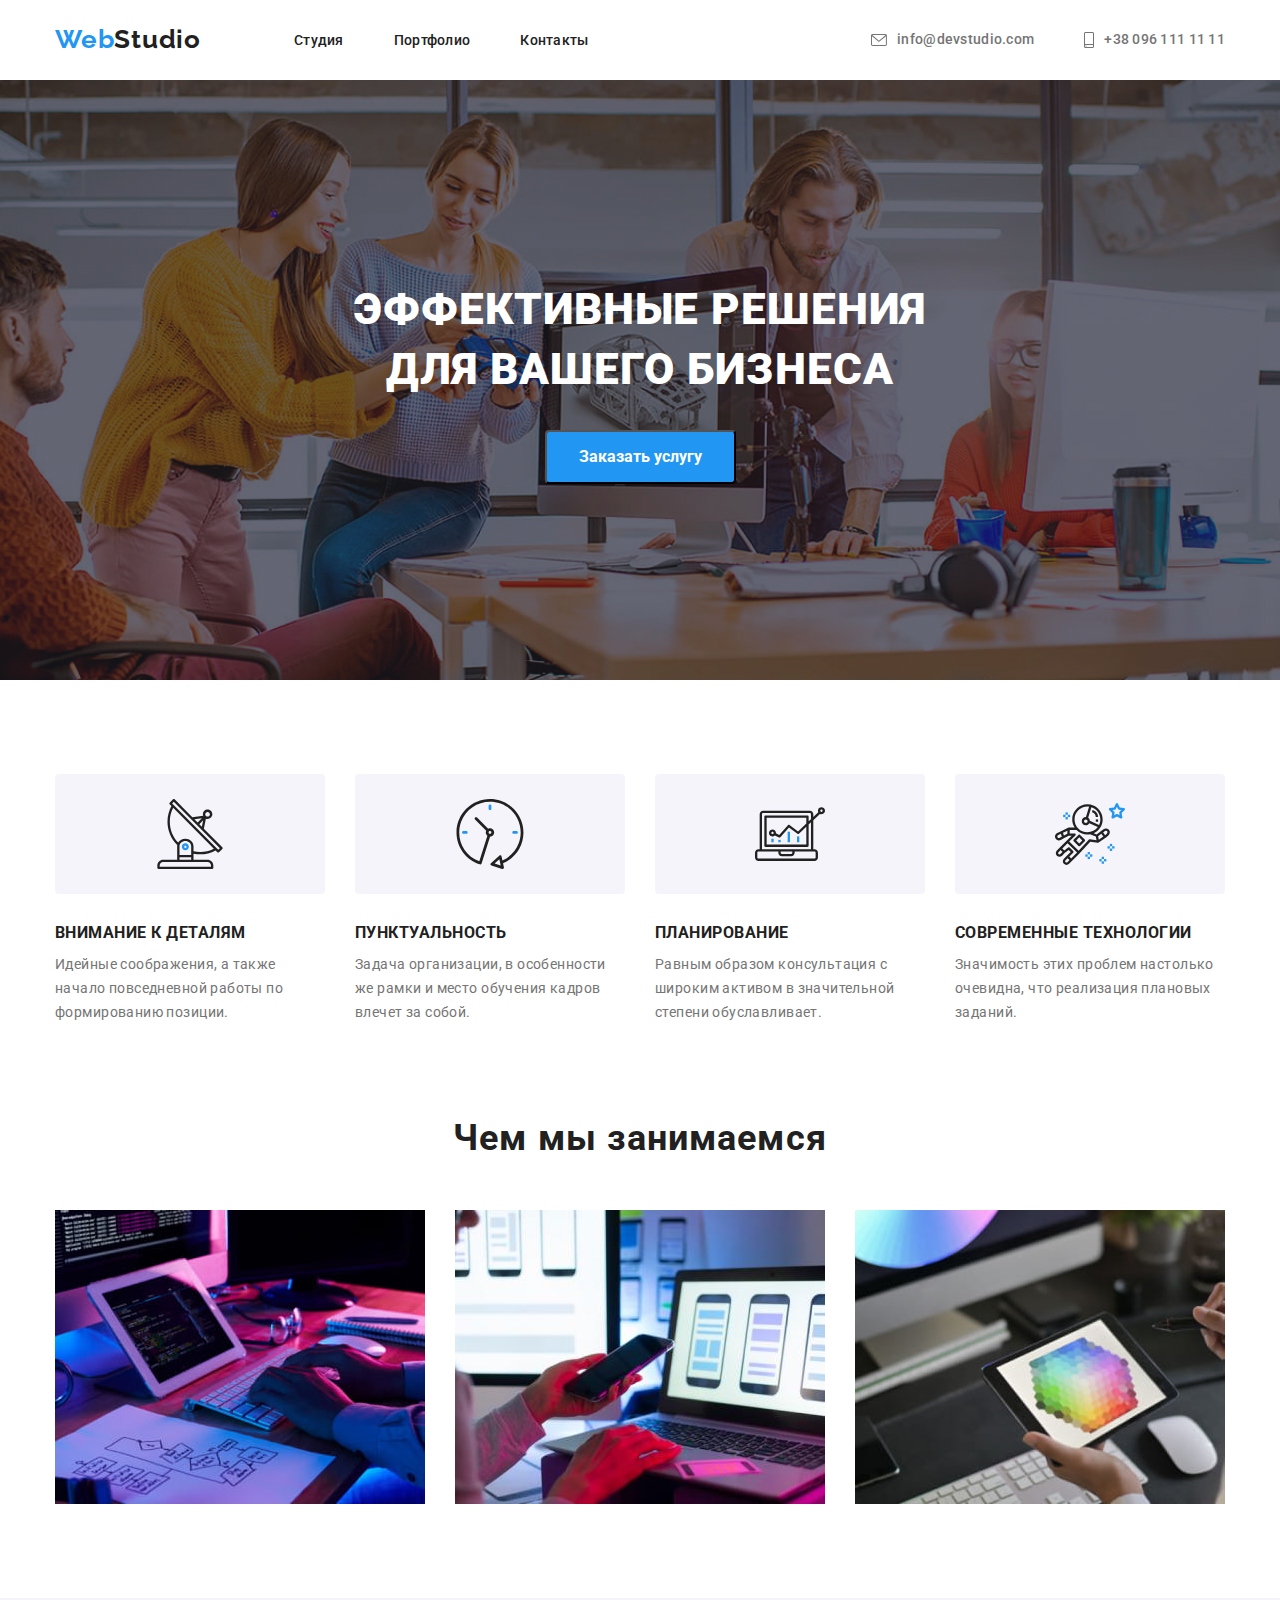
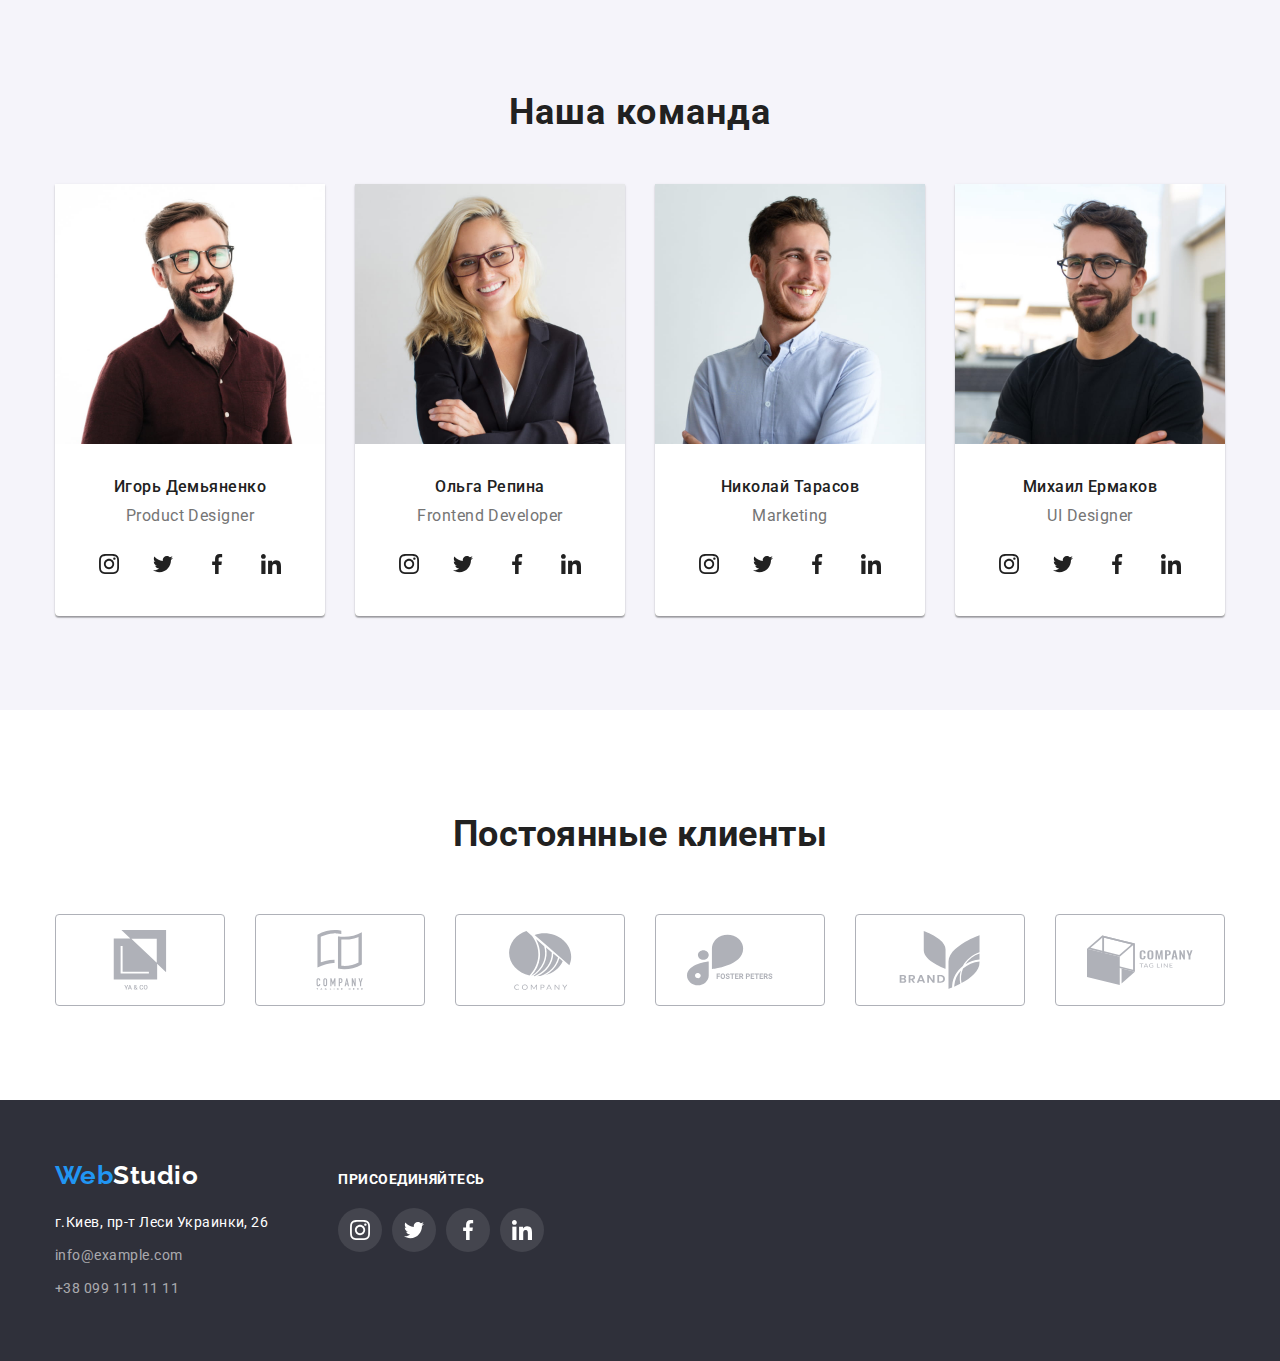
<file: index.html>
<!DOCTYPE html>
<html lang="ru">
<head>
    <meta charset="UTF-8">
    <meta http-equiv="X-UA-Compatible" content="IE=edge">
    <meta name="viewport" content="width=device-width, initial-scale=1.0">
    <title>WebStudio</title>
    <link rel="preconnect" href="https://fonts.googleapis.com">
    <link rel="preconnect" href="https://fonts.gstatic.com" crossorigin>
    <link
        href="https://fonts.googleapis.com/css2?family=Montserrat:wght@400;700&family=Raleway:wght@700&family=Roboto:wght@400;500;700;900&display=swap"
        rel="stylesheet">
    <link rel="stylesheet" href="https://cdnjs.cloudflare.com/ajax/libs/modern-normalize/1.0.0/modern-normalize.min.css" />
    <link rel="stylesheet" href="./CSS/style.css">
</head>
<body>
    <!--Шапка страницы -->

    <header class="header">
     <div class="container">
        <a lang="en" href="./index.html" class="header-logo link">Web<span class="logo-studio">Studio</span></a>
        <nav class="header-nav">
          <ul class="flex-list list">
           <li class="header-item"><a href="" class="header-info current link">Студия</a></li>
           <li class="header-item"><a href="./portfolio.html" class="header-info link">Портфолио</a></li>
           <li class="header-item"><a href="" class="header-info link">Контакты</a></li>
         </ul>
        </nav>
        <ul class="contacts flex-list list">
            <li class="header-contact-item flex-list">
                <a href="mailto:info@devstudio.com" class="header-mail link">
                    <svg class="mail-icon" width="16px" height="12px">
                        <use href="./images/icons.svg#icon-envelope-hover"></use>
                    </svg>
                    info@devstudio.com</a></li>

            <li class="header-contact-item flex-list"><a href="tel:+380961111111 " class="header-tel link">
                <svg class="phone-icon" width="10px" height="16px">
                    <use href="./images/icons.svg#icon-smartphone"></use>
                </svg>
                +38 096 111 11 11</a></li>  
        </ul>
    </div>
 
    </header>
   
    <!--Main Content-->
    <main>
            <section class="hero overlay">
                <h1 class="hero-text">Эффективные решения для вашего бизнеса</h1>
                <button type="button" class="hero-bt">Заказать услугу</button>
            </section>
      <!--О компании-->  
        <section class="hero-item">
            <div class="container">
            <h2 class="hero-item-text visually-hidden">Наши преимущества</h2>
            <ul class="flex-list list">
                <li class="hero-about-item">
                    <div class="about-icon-wrap">
                        <svg class="about-icon" width="70px" height="70px">
                            <use href="./images/icons.svg#icon-antenna-1"></use>
                        </svg>
                    </div>
                    <h3 class="hero-title">Внимание к деталям</h3>
                    <p class="hero-pre-title">Идейные соображения, а также начало повседневной работы по формированию позиции.</p>
                </li>
                <li class="hero-about-item">
                    <div class="about-icon-wrap">
                        <svg class="about-icon" width="70px" height="70px">
                            <use href="./images/icons.svg#icon-clock-1"></use>
                        </svg>
                    </div>
                    <h3 class="hero-title">Пунктуальность</h3>
                    <p class="hero-pre-title">Задача организации, в особенности же рамки и место обучения кадров влечет за собой.</p>
                </li>
                <li class="hero-about-item">
                    <div class="about-icon-wrap">
                        <svg class="about-icon" width="70px" height="70px">
                            <use href="./images/icons.svg#icon-diagram-1"></use>
                        </svg>
                    </div>
                    <h3 class="hero-title">Планирование</h3>
                    <p class="hero-pre-title">Равным образом консультация с широким активом в значительной степени обуславливает.</p>
                </li>
                <li class="hero-about-item">
                    <div class="about-icon-wrap">
                        <svg class="about-icon" width="70px" height="70px">
                            <use href="./images/icons.svg#icon-astronaut-1"></use>
                        </svg>
                    </div>
                    <h3 class="hero-title">Современные технологии</h3>
                    <p class="hero-pre-title">Значимость этих проблем настолько очевидна, что реализация плановых заданий.</p>
                </li>
            </ul>
        </div>
        </section>
<!--Галерея-->
        <section class="our-work">
    <div class="container">
    <h2 class="our-work-title">Чем мы занимаемся</h2>
    <ul class="flex-list list">
        <li class="our-work-item"><img src="./images/box1.jpg" alt="разработка по" width="370"></li>
        <li class="our-work-item"><img src="./images/box2.jpg" alt="тестирование приложения" width="370"></li>
        <li class="our-work-item"><img src="./images/box3.jpg" alt="работа с цветом" width="370"></li>
    </ul>
    </div>
</section>
<!--Команда-->
<section class="about">
    <div class="container">
    <h2 class="about-title">Наша команда</h2>
    <ul class="flex-list list">
        <li class="about-item">
         <div class="about-container">
            <img class="team-photo" src="./images/disigner.jpg" alt="productdesigner" width="270"> <h3 class="about-name">Игорь Демьяненко</h3>
        <p lang="en" class="about-text">Product Designer</p>
        <ul class="masters-soc-list list">
            <li class="masters-soc-item"><a href="" class="masters-soc-link link">
                <svg class="social-icon" width="20px" height="20px">
                    <use href="./images/icons.svg#icon-instagram"></use>
                </svg>
            </a></li>
            <li class="masters-soc-item"><a href="" class="masters-soc-link link">
                <svg class="social-icon" width="20px" height="20px">
                    <use href="./images/icons.svg#icon-twitter"></use>
                </svg>
            </a></li>
            <li class="masters-soc-item"><a href="" class="masters-soc-link link">
                <svg class="social-icon" width="20px" height="20px">
                    <use href="./images/icons.svg#icon-facebook"></use>
                </svg>
            </a></li>
            <li class="masters-soc-item"><a href="" class="masters-soc-link link">
                <svg class="social-icon" width="20px" height="20px">
                    <use href="./images/icons.svg#icon-linkedin"></use>
                </svg>
            </a></li>
        </ul>
        </div>
        </li>
        <li class="about-item">
            <div class="about-container">
            <img class="team-photo" src="./images/developer.jpg" alt="developer" width="270">
            <h3 class="about-name">Ольга Репина</h3>
            <p lang="en" class="about-text">Frontend Developer</p>
            <ul class="masters-soc-list list">
                <li class="masters-soc-item"><a href="" class="masters-soc-link link">
                    <svg class="social-icon" width="20px" height="20px">
                        <use href="./images/icons.svg#icon-instagram"></use>
                    </svg>
                </a></li>
                <li class="masters-soc-item"><a href="" class="masters-soc-link link">
                    <svg class="social-icon" width="20px" height="20px">
                        <use href="./images/icons.svg#icon-twitter"></use>
                    </svg>
                </a></li>
                <li class="masters-soc-item"><a href="" class="masters-soc-link link">
                    <svg class="social-icon" width="20px" height="20px">
                        <use href="./images/icons.svg#icon-facebook"></use>
                    </svg>
                </a></li>
                <li class="masters-soc-item"><a href="" class="masters-soc-link link">
                    <svg class="social-icon" width="20px" height="20px">
                        <use href="./images/icons.svg#icon-linkedin"></use>
                    </svg>
                </a></li>
            </ul>
            </div>
        </li>
        <li class="about-item">
            <div class="about-container">
            <img class="team-photo" src="./images/marketing.jpg" alt="marketing" width="270">
            <h3 class="about-name">Николай Тарасов</h3>
            <p lang="en" class="about-text">Marketing</p>
            <ul class="masters-soc-list list">
                <li class="masters-soc-item"><a href="" class="masters-soc-link link">
                    <svg class="social-icon" width="20px" height="20px">
                        <use href="./images/icons.svg#icon-instagram"></use>
                    </svg>
                </a></li>
                <li class="masters-soc-item"><a href="" class="masters-soc-link link">
                    <svg class="social-icon" width="20px" height="20px">
                        <use href="./images/icons.svg#icon-twitter"></use>
                    </svg>
                </a></li>
                <li class="masters-soc-item"><a href="" class="masters-soc-link link">
                    <svg class="social-icon" width="20px" height="20px">
                        <use href="./images/icons.svg#icon-facebook"></use>
                    </svg>
                </a>
                </li>
                <li class="masters-soc-item"><a href="" class="masters-soc-link link">
                    <svg class="social-icon" width="20px" height="20px">
                        <use href="./images/icons.svg#icon-linkedin"></use>
                    </svg>
                </a></li>
            </ul>
            </div>
        </li>
        <li class="about-item">
            <div class="about-container">
            <img class="team-photo" src="./images/uidisigner.jpg" alt="uidisigner" width="270">
            <h3 class="about-name">Михаил Ермаков</h3>
            <p lang="en" class="about-text">UI Designer</p>
            <ul class="masters-soc-list list">
                <li class="masters-soc-item"><a href="" class="masters-soc-link link">
                <svg class="social-icon" width="20px" height="20px">
                    <use href="./images/icons.svg#icon-instagram"></use>
                </svg>
                </a></li>
                <li class="masters-soc-item"><a href="" class="masters-soc-link link">
                    <svg class="social-icon" width="20px" height="20px">
                        <use href="./images/icons.svg#icon-twitter"></use>
                    </svg>
                </a></li>
                <li class="masters-soc-item"><a href="" class="masters-soc-link link">
                    <svg class="social-icon" width="20px" height="20px">
                        <use href="./images/icons.svg#icon-facebook"></use>
                    </svg>
                </a></li>
                <li class="masters-soc-item"><a href="" class="masters-soc-link link">
                    <svg class="social-icon" width="20px" height="20px">
                        <use href="./images/icons.svg#icon-linkedin"></use>
                    </svg>
                </a></li>
            </ul>
            </div>
        </li>
    </ul>
    </div>
</section>
<!--Клиенты-->
<section class="clients">
    <div class="container">
        <h2 class="clients-title">Постоянные клиенты</h2>
        <ul class="clients-list list">
            <li class="clients-item">
                <a href="" class="link">
                    <svg class="clients-icon" width="106px" height="60px">
                        <use href="./images/icons.svg#icon-group"></use>
                    </svg>
                </a>
            </li>
            <li class="clients-item">
                <a href="" class="link">
                    <svg class="clients-icon" width="106px" height="60px">
                        <use href="./images/icons.svg#icon-group-1"></use>
                    </svg>
                </a>
            </li>
            <li class="clients-item">
                <a href="" class="link">
                    <svg class="clients-icon" width="106px" height="60px">
                        <use href="./images/icons.svg#icon-group-2"></use>
                    </svg>
                </a>
            </li>
            <li class="clients-item">
                <a href="" class="link">
                    <svg class="clients-icon" width="106px" height="60px">
                        <use href="./images/icons.svg#icon-group-3"></use>
                    </svg>
                </a>
            </li>
            <li class="clients-item">
                <a href="" class="link">
                    <svg class="clients-icon" width="106px" height="60px">
                        <use href="./images/icons.svg#icon-group-4"></use>
                    </svg>
                </a>
            </li>
            <li class="clients-item">
                <a href="" class="link">
                    <svg class="clients-icon" width="106px" height="60px">
                        <use href="./images/icons.svg#icon-group-5"></use>
                    </svg>
                </a>
            </li>
        </ul>
    </div>
</section>
    </main>

<!--Подвал-->
        <footer class="footer">
            <div class="container">
                <div class="address-container">
                    <a class="logo link" href="./index.html"><span class="logo-web">Web</span><span
                            class="logo-footer">Studio</span></a>
                    <address class="address">
                        <p class="location">г.Киев, пр-т Леси Украинки, 26</p>
                        <ul class="list">
                            <li>
                                <a class="footer-mail link" href="maialto:info@example.com">info@example.com</a>
                            </li>
                            <li>
                                <a class="footer-telephone link" href="tel:+380991111111">+38 099 111 11 11</a>
                            </li>
                        </ul>
                    </address>
                </div>
    <div class="join">
        <strong class="join-title">присоединяйтесь</strong>
        <ul class="socials list">
            <li class="socials-item">
                <a class="social-link link" href="">
                    <svg class="social-icon" width="20px" height="20px">
                        <use href="./images/icons.svg#icon-instagram_footer"></use>
                    </svg>
                </a>
            </li>
            <li class="socials-item">
                <a class="social-link link" href="">
                    <svg class="social-icon" width="20px" height="20px">
                        <use href="./images/icons.svg#icon-twitter_footer"></use>
                    </svg>
                </a>
            </li>
            <li class="socials-item">
                <a class="social-link link" href="">
                    <svg class="social-icon" width="20px" height="20px">
                        <use href="./images/icons.svg#icon-facebook_footer"></use>
                    </svg>
                </a>
            </li>
            <li class="socials-item">
                <a class="social-link link" href="">
                    <svg class="social-icon" width="20px" height="20px">
                        <use href="./images/icons.svg#icon-linkedin_footer"></use>
                    </svg>
                </a>
            </li>
        </ul>
    </div>
    </div>
    </footer>
</body>
</html>
</file>
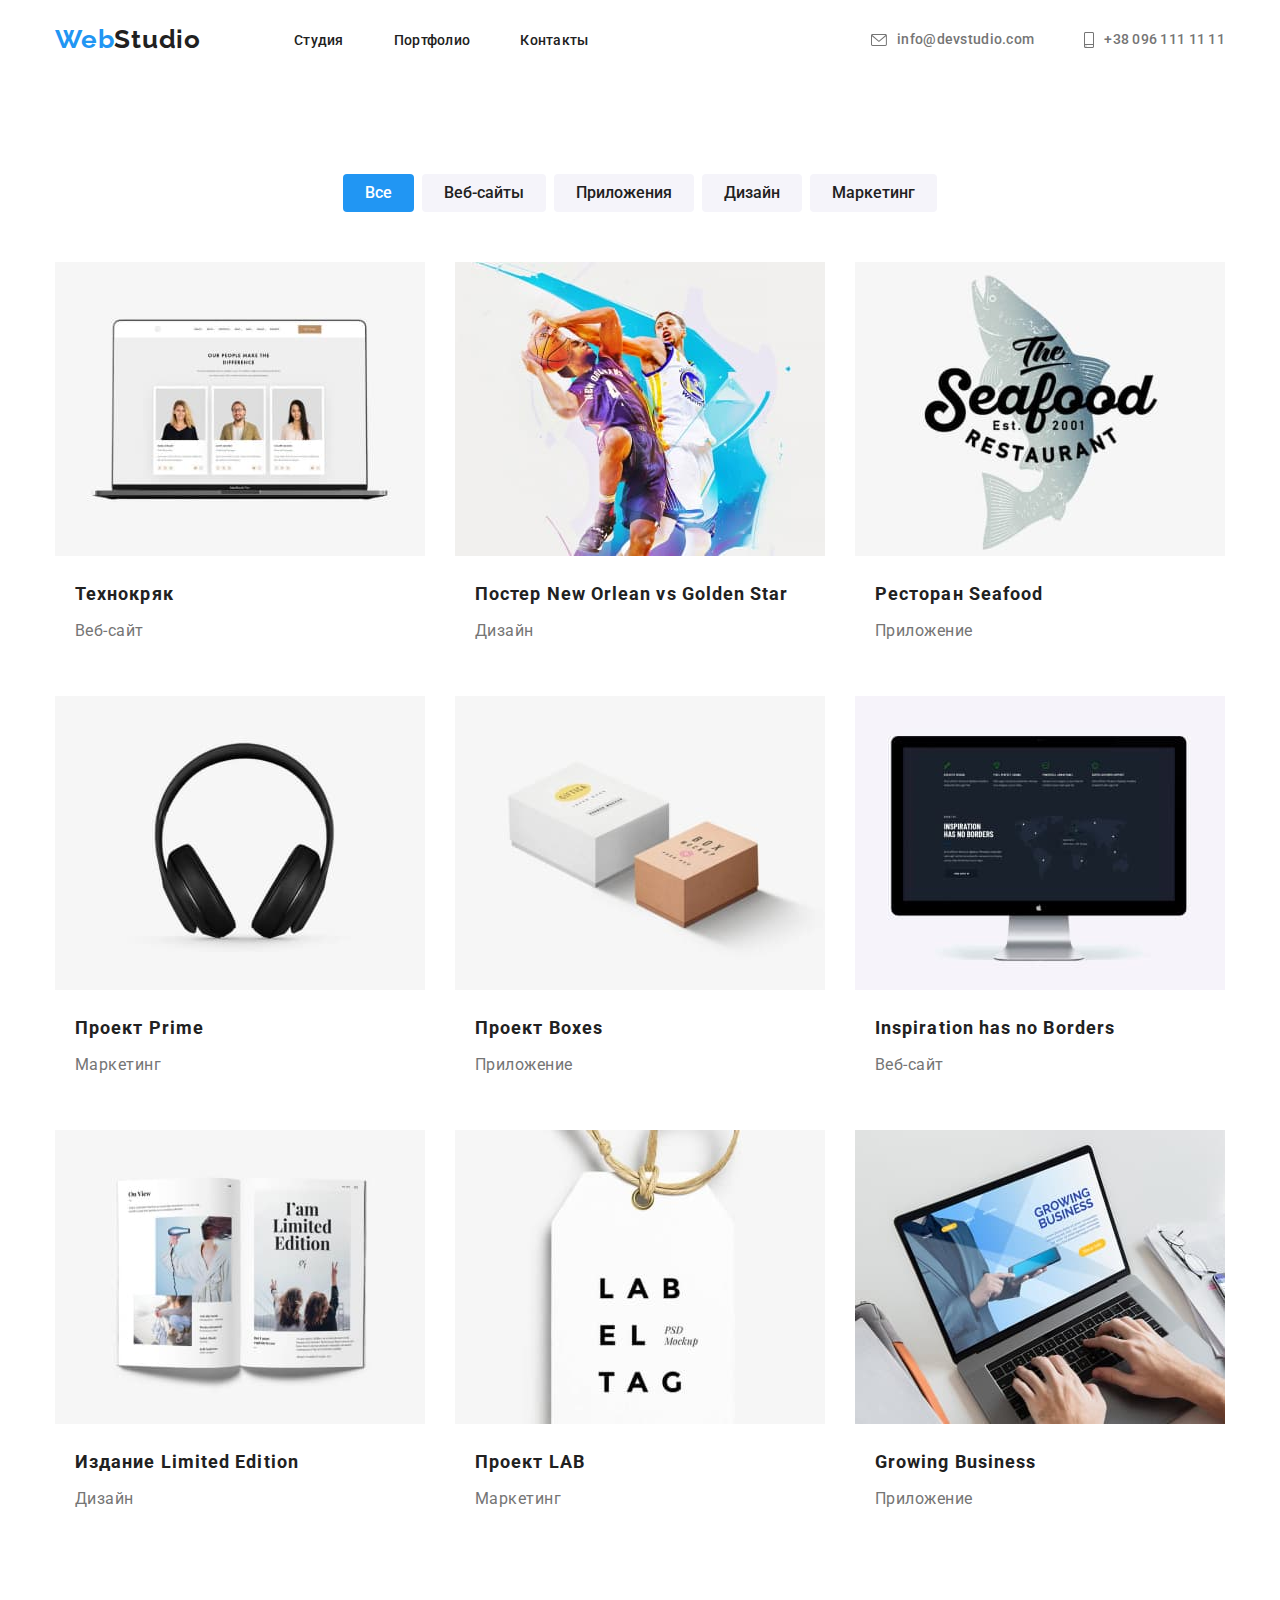
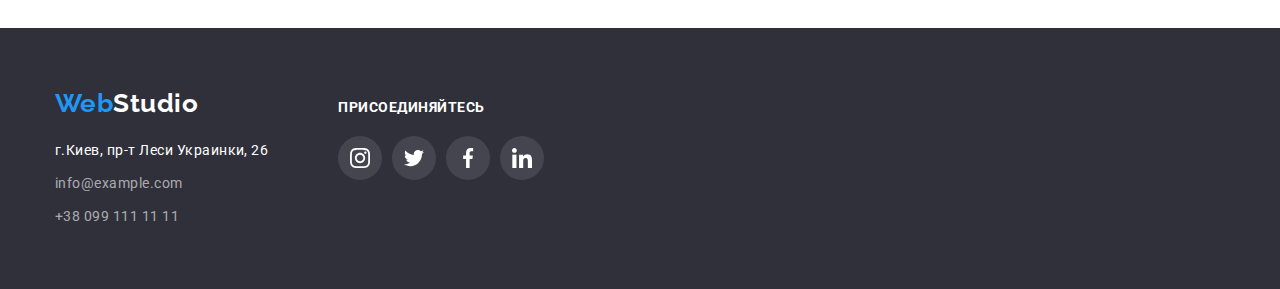
<file: portfolio.html>
<!DOCTYPE html>
<html lang="ru">
<head>
    <meta charset="UTF-8">
    <meta http-equiv="X-UA-Compatible" content="IE=edge">
    <meta name="viewport" content="width=device-width, initial-scale=1.0">
    <title>Portfolio</title>
    <link rel="preconnect" href="https://fonts.googleapis.com">
    <link rel="preconnect" href="https://fonts.gstatic.com" crossorigin>
    <link
        href="https://fonts.googleapis.com/css2?family=Raleway:wght@700&family=Roboto:wght@400;500;700;900&display=swap"
        rel="stylesheet">
    <link rel="stylesheet" href="https://cdnjs.cloudflare.com/ajax/libs/modern-normalize/1.0.0/modern-normalize.min.css" />
    <link rel="stylesheet" href="./CSS/style.css">
</head>
<body>
    <!--Шапка-->
    <header class="header">
        <div class="container">
    <a lang="en" href="./index.html" class="header-logo link">Web<span class="logo-studio">Studio</span></a>
        <nav class="header-nav">
    
            <ul class="flex-list list">
    
                <li class="header-item"><a href="./index.html" class="header-info link">Студия</a></li>
                <li class="header-item"><a href="" class="header-info current link">Портфолио</a></li>
                <li class="header-item"><a href="" class="header-info link">Контакты</a></li>
    
            </ul>
        </nav>
        <ul class="contacts flex-list list flex-list">
            <li class="header-contact-item"><a href="mailto:info@devstudio.com" class="header-mail link">
                <svg class="mail-icon" width="16px" height="12px">
                    <use href="./images/icons.svg#icon-envelope-hover"></use>
                </svg>
                info@devstudio.com</a></li>
            <li class="header-contact-item"><a href="tel:+380961111111 " class="header-tel link">
                <svg class="phone-icon" width="10px" height="16px">
                    <use href="./images/icons.svg#icon-smartphone"></use>
                </svg>
                +38 096 111 11 11</a></li>
        </ul>
       </div>
    </header>
    <!--Maim content-->
    <main>
        <section class="portfolio">
            <div class="container">
            <h1 class="visually-hidden">Навигация портфолио</h1>
            <ul class="page-nav flex-list list">
                <li class="portfolio-list-item">
                    <button type="button" class="portfolio-bt current">Все</button>
                </li>
                <li class="portfolio-list-item">
                    <button type="button" class="portfolio-bt">Веб-сайты</button>
                </li>
                <li class="portfolio-list-item">
                    <button type="button" class="portfolio-bt">Приложения</button>
                </li>
                <li class="portfolio-list-item">
                    <button type="button" class="portfolio-bt">Дизайн</button>
                </li>
                <li class="portfolio-list-item">
                    <button type="button" class="portfolio-bt">Маркетинг</button>
                </li>
            </ul>
            <!--Проекты-->
            <ul class="portfolio-list flex-list list">
                <li class="portfolio-item">
                    <a class="link" href="">
                    <img class="portfolio-image" src="./images/computer.jpg" alt="технокряк" width="370">
                    <div class="portfolio-description">
                    <h2 class="portfolio-name">Технокряк</h2>
                    <p class="portfolio-text">Веб-сайт</p>
                    </div>
                    </a>
                </li>
                <li class="portfolio-item">
                    <a class="link" href="">
                    <img class="portfolio-image" src="./images/basket.jpg" alt="Постер New Orlean vs Golden Star" width="370">
                    <div class="portfolio-description">
                    <h2 class="portfolio-name">Постер <span lang="en">New Orlean vs Golden Star</span></h2>
                    <p class="portfolio-text">Дизайн</p>
                    </div>
                    </a>
                </li>
                <li class="portfolio-item">
                    <a class="link" href="">
                    <img class="portfolio-image" src="./images/seafood.jpg" alt="Ресторан Seafood" width="370">
                    <div class="portfolio-description">
                    <h2 class="portfolio-name">Ресторан <span lang="en">Seafood</span></h2>
                    <p  class="portfolio-text">Приложение</p>
                    </div>
                    </a>
                </li>
                <li class="portfolio-item">
                    <a class="link" href="">
                    <img class="portfolio-image" src="./images/headphones.jpg" alt="Проект Prime" width="370">
                    <div class="portfolio-description">
                    <h2 class="portfolio-name">Проект <span lang="en">Prime</span></h2>
                    <p class="portfolio-text">Маркетинг</p>
                    </div>
                    </a>
                </li>
                <li class="portfolio-item">
                    <a class="link" href="">
                    <img class="portfolio-image" src="./images/boxes.jpg" alt="Проект Boxes" width="370"> 
                    <div class="portfolio-description">
                    <h2 class="portfolio-name">Проект <span lang="en">Boxes</span></h2>
                    <p class="portfolio-text">Приложение</p>
                    </div>
                    </a>
                </li>
                <li class="portfolio-item">
                    <a class="link" href="">
                    <img class="portfolio-image" src="./images/borders.jpg" alt="Inspiration has no Borders" width="370">
                    <div class="portfolio-description">
                    <h2 lang="en" class="portfolio-name">Inspiration has no Borders</h2>
                    <p class="portfolio-text">Веб-сайт</p>
                    </div>
                    </a>
                </li>
                <li class="portfolio-item">
                    <a class="link" href="">
                    <img class="portfolio-image" src="./images/magazine.jpg" alt="Издание Limited Edition" width="370">
                    <div class="portfolio-description">
                    <h2 class="portfolio-name">Издание <span lang="en">Limited Edition</span></h2>
                    <p class="portfolio-text">Дизайн</p>
                    </div>
                    </a>
                </li>
                <li class="portfolio-item">
                    <a class="link" href="">
                    <img class="portfolio-image" src="./images/lab.jpg" alt="Проект LAB" width="370">
                    <div class="portfolio-description">
                    <h2 class="portfolio-name">Проект <span lang="en">LAB</span></h2>
                    <p class="portfolio-text">Маркетинг</p>
                    </div>
                    </a>
                </li>
                <li class="portfolio-item">
                    <a class="link" href="">
                    <img class="portfolio-image" src="./images/business.jpg" alt="Growing Business" width="370">   
                    <div class="portfolio-description">
                    <h2 lang="en" class="portfolio-name">Growing Business</h2>
                    <p class="portfolio-text">Приложение</p>
                    </div>
                    </a>
                </li>
            </ul>
            </div>
        </section>
    </main>
    <!--Подвал-->
    <footer class="footer">
        <div class="container">
            <div class="address-container">
                <a class="logo link" href="./index.html"><span class="logo-web">Web</span><span
                        class="logo-footer">Studio</span></a>
                <address class="address">
                    <p class="location">г.Киев, пр-т Леси Украинки, 26</p>
                    <ul class="list">
                        <li>
                            <a class="footer-mail link" href="maialto:info@example.com">info@example.com</a>
                        </li>
                        <li>
                            <a class="footer-telephone link" href="tel:+380991111111">+38 099 111 11 11</a>
                        </li>
                    </ul>
                </address>
            </div>
            <div class="join">
                <strong class="join-title">присоединяйтесь</strong>
                <ul class="socials list">
                    <li class="socials-item">
                        <a class="social-link link" href="">
                            <svg class="social-icon" width="20px" height="20px">
                                <use href="./images/icons.svg#icon-instagram_footer"></use>
                            </svg>
                        </a>
                    </li>
                    <li class="socials-item">
                        <a class="social-link link" href="">
                            <svg class="social-icon" width="20px" height="20px">
                                <use href="./images/icons.svg#icon-twitter_footer"></use>
                            </svg>
                        </a>
                    </li>
                    <li class="socials-item">
                        <a class="social-link link" href="">
                            <svg class="social-icon" width="20px" height="20px">
                                <use href="./images/icons.svg#icon-facebook_footer"></use>
                            </svg>
                        </a>
                    </li>
                    <li class="socials-item">
                        <a class="social-link link" href="">
                            <svg class="social-icon" width="20px" height="20px">
                                <use href="./images/icons.svg#icon-linkedin_footer"></use>
                            </svg>
                        </a>
                    </li>
                </ul>
            </div>
        </div>
    </footer>
    </body>
    
    </html>
</file>
<file: CSS/style.css>
:root {
    --primary-text-color--: #212121;
    --primary-bg-color--: #FFFFFF;
    --hero-overlay-color: rgba(47, 48, 58, 0.4);
    --info-foot-color--:rgba(255, 255, 255, 0.6);
    --accent-text-color--: #2196F3;
    --secondary-text-color--:#757575;
    --third-text-color--: #FFFFFF;
    --logo-text-color--: #2196F3;
    --second-bg-color--:#F5F4FA;
    --third-bg-color--:#2F303A;
    --header-border-color--: #ececec;
    --page-nav-shadow-set--: 0px 3px 1px rgba(0, 0, 0, 0.1), 0px 1px 2px rgba(0, 0, 0, 0.08),
            0px 2px 2px rgba(0, 0, 0, 0.12);
    --projects-border-color--: #eeeeee;
    --portfolio-shadow-set--: 0px 1px 1px rgba(0, 0, 0, 0.12), 0px 4px 4px rgba(0, 0, 0, 0.06),
            1px 4px 6px rgba(0, 0, 0, 0.16);
    --team-shadow-set--: 0px 1px 3px rgba(0, 0, 0, 0.12), 0px 1px 1px rgba(0, 0, 0, 0.14),
                    0px 2px 1px rgba(0, 0, 0, 0.2);
    --footer-background-color--: #2f303a;
    --footer-text-color--: #ffffff;
    --footer-contacts-color--: rgba(255, 255, 255, 0.6);
    --footer-link-color--: rgba(255, 255, 255, 0.1);
    --nav-button-backgroud-color--: #f5f4fa;
    --svg-links-color--: #afb1b8;
}

h1,
h2,
h3,
p {
    margin: 0;
}

ul {
    margin: 0px;
    padding-left: 0px;
    list-style: none;
}
a {
    text-decoration: none;
    color: currentColor;
}

body {
    font-family: "Roboto", sans-serif ;
    background: var(--primary-bg-color--);
    color: var(--primary-text-color--);
    letter-spacing: 0.03em;
}

.list {
      list-style: none;
      padding: 0;
      margin: 0;
}
.flex-list {
    display: flex;
}
.link {
    display: block;
    text-decoration: none;
}

.container {
            display: flex;
            width: 1200px;
            padding: 0 15px;
            margin: 0 auto;
}
/* оформление шапки */
.header {
        align-items: center;
        border-bottom: 1px solid var(--header-border-color);
        font-weight: 500;
        font-size: 14px;
        line-height: 1.14;
        letter-spacing: 0.02em;
}
.header .container {
    display: flex;
    align-items: center;
}
.header .header-logo {
        display: block;
        padding: 24px 0 25px 0;
        margin-right: 93px;
}
.header-logo {
    font-family: 'Raleway';
        font-weight: 700;
        font-size: 26px;
        line-height: 1.19;
        letter-spacing: 0.03em;
        color: var(--logo-text-color--);
}
.logo-studio {
    font-family: 'Raleway';
        font-weight: 700;
        font-size: 26px;
        line-height: 1.19;
        letter-spacing: 0.03em;
        color: var(--primary-text-color--);
}
.header-nav .header-list {
       display: flex;
}
.header-info {
        font-weight: 500;
        font-size: 14px;
        line-height: 16px;
        letter-spacing: 0.02em;
        display: block;
        padding: 32px 0;
        text-decoration: none;
}
.header-item:not(:last-child) {
    margin-right: 50px;
}
.header-list .header-info.current {
    color: var(--accent-text-color--);
}
.header-list .header-info {
    color: var(--primary-text-color--);
}
.header-info:hover,
.header-info:focus {
    color: var(--accent-text-color--);
}
.header-tel:hover,
.header-mail:focus,
.header-tel:focus,
.header-mail:hover
 {
    color: var(--accent-text-color--);
}
.contacts.list {
    display: flex;
    margin-left: auto;
}
.header-contact-item:first-of-type {
    margin-right: 50px;
}
.header-tel,
.header-mail {
    font-weight: 500;
        font-size: 14px;
        line-height: 1.14;
        letter-spacing: 0.02em;
        color: var(--secondary-text-color--);
        display: flex;
        padding: 32px 0;
        align-items: center;
}
.mail-icon,
.phone-icon {
    fill: currentColor;
    margin-right: 10px;
}
/* оформление студии */
.hero {
    padding: 200px 0;
        text-align: center;
        background-color: var(--hero-color);
        letter-spacing: 0.06em;
    }
.overlay {
    margin: 0 auto;
    max-width: 1600px;
    height: 600px;
    background-image: linear-gradient(to top, var(--hero-overlay-color), var(--hero-overlay-color)),
        url(../images/bg-img.jpg);
    background-repeat: no-repeat;
    background-size: cover;
    background-position: center;
}
.hero-text {
    width: 670px;
    margin: 0 auto 30px auto;
    font-weight: 900;
    font-size: 44px;
    line-height: 1.36;
    text-transform: uppercase;
    color: var(--third-text-color--);
}
.visually-hidden {
    position: absolute;
    white-space: nowrap;
    width: 1px;
    height: 1px;
    overflow: hidden;
    border: 0;
    padding: 0;
    clip: rect(0 0 0 0);
    clip-path: inset(50%);
    margin: -1px;
}

.hero-bt {
        padding: 10px 32px;
        border-radius: 4px;
        font-family: inherit;
        font-weight: 700;
        font-size: 16px;
        line-height: 1.88;
        color: var(--primary-bg-color--);
        background-color: var(--accent-text-color--);
}
.hero-bt:hover,
.hero-bt:focus {
 background-color: #188ce8
}

.hero-item {
    font-size: 14px;
    line-height: 1.14;
    padding: 94px 0;
}
.hero-list {
    display: flex;
}
.hero-about-item:not(:last-child) {
    margin-right: 30px;
}
.about-icon-wrap {
    display: flex;
    width: 270px;
    height: 120px;
    justify-content: center;
    align-items: center;
    background-color: var(--second-bg-color--);
    border-radius: 4px;
    margin-bottom: 30px;
}
.hero-title {
        margin-bottom: 10px;
        text-transform: uppercase;
        color: var(--primary-text-color--);
}
.hero-pre-title {
        font-size: 14px;
        line-height: 1.71;
        letter-spacing: 0.03em;
        color: var(--secondary-text-color--);
}

.our-work {
    padding-bottom: 94px;
}
.our-work .container {
    flex-direction: column;
}
.our-work-list {
    display: flex;
}
.our-work-title {
        font-weight: 700;
        font-size: 36px;
        line-height: 1.16;
        text-align: center;
        letter-spacing: 0.03em;
        margin-bottom: 50px;
        color: var(--primary-text-color--);
}
.our-work-item:not(:last-child) {
    margin-right: 30px;
}
.our-work img {
    display: block;
    max-width: 100%;
}

.about {
    padding: 94px 0;
    background: var(--second-bg-color--);
}
.about .container {
    flex-direction: column;
}
.about-item {
    background: var(--primary-bg-color--);
}
.about-container {
    padding-bottom: 30px;
    box-shadow: 0px 1px 3px rgba(0, 0, 0, 0.12), 0px 1px 1px rgba(0, 0, 0, 0.14),
        0px 2px 1px rgba(0, 0, 0, 0.2);
    border-radius: 0px 0px 4px 4px;
    background-color: var(--primary-background-color);
}
.about-item:not(:last-child) {
    margin-right: 30px;
}
.team-photo {
    margin-bottom: 30px;
}
.about-title {
        font-weight: 700;
        font-size: 36px;
        line-height: 1.16;
        text-align: center;
        letter-spacing: 0.03em;
        margin-bottom: 50px;
        color: var(--primary-text-color--);
}

.about-list {
    display: flex;
}
.about-name {
    font-family: 'Roboto';
        font-style: normal;
        font-weight: 500;
        font-size: 16px;
        line-height: 1.18;
        text-align: center;
        letter-spacing: 0.03em;
        margin-bottom: 10px;
        color: var(--primary-text-color--)
}
.about-text {
        font-weight: 400;
        font-size: 16px;
        line-height: 1.18;
        text-align: center;
        letter-spacing: 0.03em;
        margin-bottom: 16px;
        color: var(--secondary-text-color--)
}

.about .masters-soc-link {
    color: var(--svg-links-color);
}
.about .link:hover,
.about .link:focus {
    color: var(--primary-bg-color--);
    background-color: var(--accent-text-color--);
}
.masters-soc-list {
    display: flex;
    justify-content: center;

}
.masters-soc-item {
    width: 44px;
    height: 44px;
    margin-left: 10px;
}
.masters-soc-item:first-child {
margin-left: 0;
}
.masters-soc-link {
    display: flex;
    width: 44px;
    height: 44px;
    justify-content: center;
    align-items: center;
    border-radius: 50%;
    background-color: var(--primary-bg-color--);

}
.footer {
    padding: 60px 0;
    background-color: var(--footer-background-color--);
    font-weight: 400;
    font-size: 14px;
    line-height: 1.71;
    color: var(--footer-text-color--);
}

.footer .container {
    display: flex;
    align-items: baseline;
}
.logo {
    color: var(--primary-text-color);
    font-family: "Raleway", sans-serif;
    font-weight: 700;
    font-size: 26px;
    line-height: 1.19;
}

.logo-web {
    color: var(--accent-text-color--);
}
.address {
    display: block;
    font-style: normal;
}

.address-container {
    margin-right: 70px;
}

.footer .logo {
    margin-bottom: 20px;
}

.logo-footer {
    color: var(--footer-text-color--);
}

.location {
    margin-bottom: 9px;
    color: var(--footer-text-color--);
}

.address li:not(:last-child) {
    margin-bottom: 9px;
}

.footer-mail,
.footer-telephone {
    color: var(--footer-contacts-color--);
}

.footer-mail:hover,
.footer-telephone:hover,
.footer-mail:focus,
.footer-telephone:focus {
    color: var(--accent-text-color--);
}
.join-title {
    display: block;
    margin-bottom: 20px;
    color: var(--footer-text-color--);
    font-size: 14px;
    line-height: 1.14;
    text-transform: uppercase;
}

.join .link {
    border-radius: 50%;
    color: var(--primary-bg-color--);
    background-color: var(--footer-link-color--);
}

.join .link:hover,
.join .link:focus {
    background-color: var(--accent-text-color--);
}

.socials {
    display: flex;
    justify-content: center;
}

.social-link {
    display: flex;
    width: 44px;
    height: 44px;
    justify-content: center;
    align-items: center;
    border-radius: 50%;
}

.socials-item:not(:last-child) {
    margin-right: 10px;
}

.social-icon {
    fill: currentcolor;
}

.clients {
    padding: 94px 0;
   
}

.clients-title {
    font-size: 36px;
    line-height: 1.67;
    text-align: center;
    margin-bottom: 50px;

}
.container {
    display: block;
}
.clients-list {
    display: flex;
    justify-content: space-between;
    margin-top: 50px;
}
.clients-item:not(:last-child) {
    margin-right: 30px;
}
.clients .link {
    display: flex;
    width: 170px;
    height: 92px;
    justify-content: center;
    align-items: center;
    border: 1px solid var(--svg-links-color--);
    border-radius: 4px;
    color: var(--svg-links-color--);
}

.clients .link:hover,
.clients .link:focus {
    border-color: var(--accent-text-color--);
    color: var(--accent-text-color--);
}

.clients-icon {
    fill: currentColor;
}
/* оформление портфолио */
.visually-hidden {
    position: absolute;
    white-space: nowrap;
    width: 1px;
    height: 1px;
    overflow: hidden;
    border: 0;
    padding: 0;
    clip: rect(0 0 0 0);
    clip-path: inset(50%);
    margin: -1px;
}

.portfolio {
    padding: 94px 0;
}
.portfolio-list-bt {
    display: flex;
}
.portfolio .container {
    flex-direction: column;
}
.page-nav.list {
    justify-content: center;
    margin-bottom: 50px;
}
.portfolio-list-item:not(:last-child) {
    margin-right: 8px;
}
.page-nav .portfolio-bt {
    background-color: var(--second-bg-color--);
    color: var(--primary-text-color--);
    padding: 6px 22px;
    height: 38px;
    border-radius: 4px;
    font-family: inherit;
    font-weight: 500;
    font-size: 16px;
    line-height: 1.63; 
    text-align: center;
    border: none;
    cursor: pointer;
}
.page-nav .portfolio-bt:hover,
.page-nav .portfolio-bt:focus {
        box-shadow: var(--page-nav-shadow-set--);
        background-color: var(--accent-text-color--);
        color: var(--primary-bg-color--);
}
.page-nav .current {
    box-shadow: var(--page-nav-shadow-set);
    background-color: var(--accent-text-color--);
    color: var(--third-text-color--);
    cursor: pointer;
}

.portfolio-list.list {
    display: flex;
    flex-wrap: wrap;
    margin-top: -30px;
    margin-left: -30px;
}
.portfolio-item {
    background: var(--primary-bg-color--);
    flex-basis: calc(100% / 3 - 30px);
    margin-left: 30px;
    margin-top: 30px;
    outline: 1px solid var(--projects-border-color);
}
.portfolio-list .link:hover,
.portfolio-list .link:focus {
    box-shadow: var(--portfolio-shadow-set--);
}
.portfolio-description {
        padding: 20px 20px;
    }
.portfolio-name {
        font-weight: 700;
        font-size: 18px;
        line-height: 2.01;
        letter-spacing: 0.06em; 
        color: var(--primary-text-color--);
}
.portfolio-text {
        font-size: 16px;
        line-height: 1.87;
        letter-spacing: 0.03em;
        margin-top: 4px;
        color: var(--secondary-text-color--);
}
.portfolio-image {
        display: block;
        width: 100%;
    }
</file>
